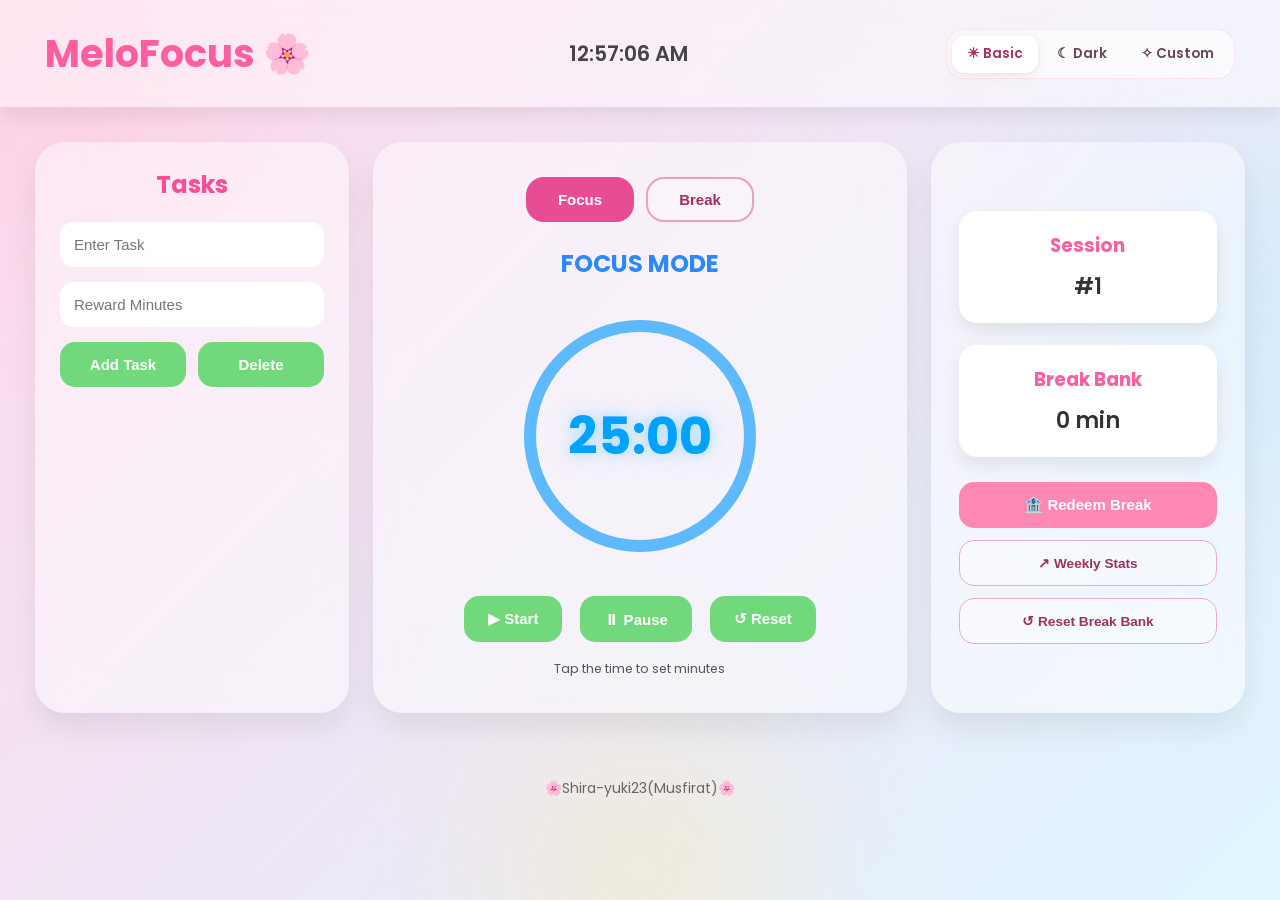
<file: index.html>
<!DOCTYPE html>
<html lang="en">

<head>
    <meta charset="UTF-8">
    <meta name="viewport" content="width=device-width, initial-scale=1.0">
    <link rel="manifest" href="manifest.json">
    <link rel="icon" type="image/png" sizes="192x192" href="icons/icon-192.png">
    <meta name="theme-color" content="#4ade80">
    <title>MeloFocus</title>

    <!-- Google Font -->
    <link rel="preconnect" href="https://fonts.googleapis.com">
    <link rel="preconnect" href="https://fonts.gstatic.com" crossorigin>

    <link href="https://fonts.googleapis.com/css2?family=Poppins:wght@300;400;500;600;700&display=swap"
        rel="stylesheet">

    <script src="theme.js"></script>
    <link rel="stylesheet" href="style.css">
</head>

<body>

    <!-- Floating Background -->
    <div class="background">
        <div class="blob blob1"></div>
        <div class="blob blob2"></div>
        <div class="blob blob3"></div>
    </div>

    <!-- Header -->

    <header>

        <h1>MeloFocus 🌸</h1>

        <div id="currentTime">
            00:00:00
        </div>

        <div class="appearance-controls">
        <div class="theme-switch" role="group" aria-label="Appearance">
            <button type="button" data-theme-choice="basic" aria-pressed="true">☀ Basic</button>
            <button type="button" data-theme-choice="dark" aria-pressed="false">☾ Dark</button>
            <button type="button" data-theme-choice="custom" aria-pressed="false">✧ Custom</button>
        </div>
        <label id="customBackgroundPicker" class="scenery-select" hidden>
            <span>Scenery</span>
            <select id="backgroundChoices" aria-label="Choose scenery"></select>
        </label>
        </div>
    </header>


<main>

        <!-- ===================== -->
        <!-- LEFT PANEL -->
        <!-- ===================== -->

        <aside class="left-panel">

            <h2>Tasks</h2>

            <input
                type="text"
                id="taskInput"
                placeholder="Enter Task">

            <input
                type="number"
                id="rewardInput"
                placeholder="Reward Minutes">

            <div class="task-buttons">

                <button id="addTaskBtn">
                    Add Task
                </button>

                <button id="deleteTaskBtn">
                    Delete
                </button>

            </div>

            <ul id="taskList">

            </ul>

        </aside>



        <!-- ===================== -->
        <!-- TIMER -->
        <!-- ===================== -->

        <section class="timer-panel">
            <div class="mode-switch" role="group" aria-label="Timer mode">
                <button id="focusModeBtn" type="button" aria-pressed="true">Focus</button>
                <button id="breakModeBtn" type="button" aria-pressed="false">Break</button>
            </div>

            <h2 id="modeLabel">
                FOCUS MODE
            </h2>


            <div class="timer-circle">

                <svg width="260" height="260">

                    <circle
                        cx="130"
                        cy="130"
                        r="110"
                        class="bg-circle">
                    </circle>

                    <circle
                        cx="130"
                        cy="130"
                        r="110"
                        class="progress-circle"
                        id="progressCircle">
                    </circle>

                </svg>

                <input class="timer-text" id="timer" type="text" inputmode="numeric" value="25:00" aria-label="Timer duration in minutes. Select Focus or Break, then edit here." autocomplete="off" spellcheck="false">

            </div>



            <div class="timer-buttons">

                <button id="startBtn">
                    ▶ Start
                </button>

                <button id="pauseBtn">
                    ⏸ Pause
                </button>

                <button id="resetBtn">
                    ↺ Reset
                </button>

            </div>



            <p class="timer-edit-hint" id="timerEditHint">Tap the time to set minutes</p>
            <input type="hidden" id="focusMinutes" value="25">
            <input type="hidden" id="breakMinutes" value="5">

        </section>

        <section class="progress-panel" aria-label="Session and break bank">
            <div class="stats">

                <div class="card">

                    <h3>

                        Session

                    </h3>

                    <p id="sessionCount">

                        #1

                    </p>

                </div>


                <div class="card">

                    <h3>

                        Break Bank

                    </h3>

                    <p id="breakBank">

                        0 min

                    </p>

                </div>

            </div>


            <button
                id="redeemBtn"
                class="redeem">

                🏦 Redeem Break

            </button>
            <button id="weeklyStatsBtn" type="button" class="reset-bank">↗ Weekly Stats</button>
            <p id="historyNotice" role="status" hidden>History could not be saved. Browser storage may be full.</p>
            <button id="resetBankBtn" type="button" class="reset-bank">↺ Reset Break Bank</button>

        </section>

    </main>



    <!-- ========================== -->
    <!-- BREAK POPUP -->
    <!-- ========================== -->

    <div
        id="popupOverlay"
        class="hidden">

        <div class="popup">

            <h2>

                🌸 Session Complete

            </h2>

            <p>

                Would you like to take a break?

                <span id="breakDecisionCountdown" style="display: block; font-size: 0.85em; margin-top: 8px;">Focus starts automatically in 20 seconds.</span>

            </p>

            <div class="popup-buttons">

                <button
                    id="takeBreak">

                    Yes

                </button>

                <button
                    id="skipBreak">

                    Skip & Earn

                </button>

            </div>

        </div>

    </div>



    <!-- ========================== -->
    <!-- REDEEM POPUP -->
    <!-- ========================== -->

    <div
        id="redeemOverlay"
        class="hidden">

        <div class="popup">

            <h2>

                Redeem Break 🌸

            </h2>

            <p>

                How many minutes?

            </p>

            <input
                type="number"
                id="redeemMinutes"
                value="5"
                min="1">

            <div class="popup-buttons">

                <button
                    id="confirmRedeem">

                    Start Break

                </button>

                <button
                    id="cancelRedeem">

                    Cancel

                </button>

            </div>

        </div>

    </div>



    <!-- ========================== -->
    <!-- FOOTER -->
    <!-- ========================== -->

    <footer>

         🌸Shira-yuki23(Musfirat)🌸

    </footer>


    <script src="stats-tracker.js"></script>
    <script src="script.js"></script>

</body>

</html>
</file>
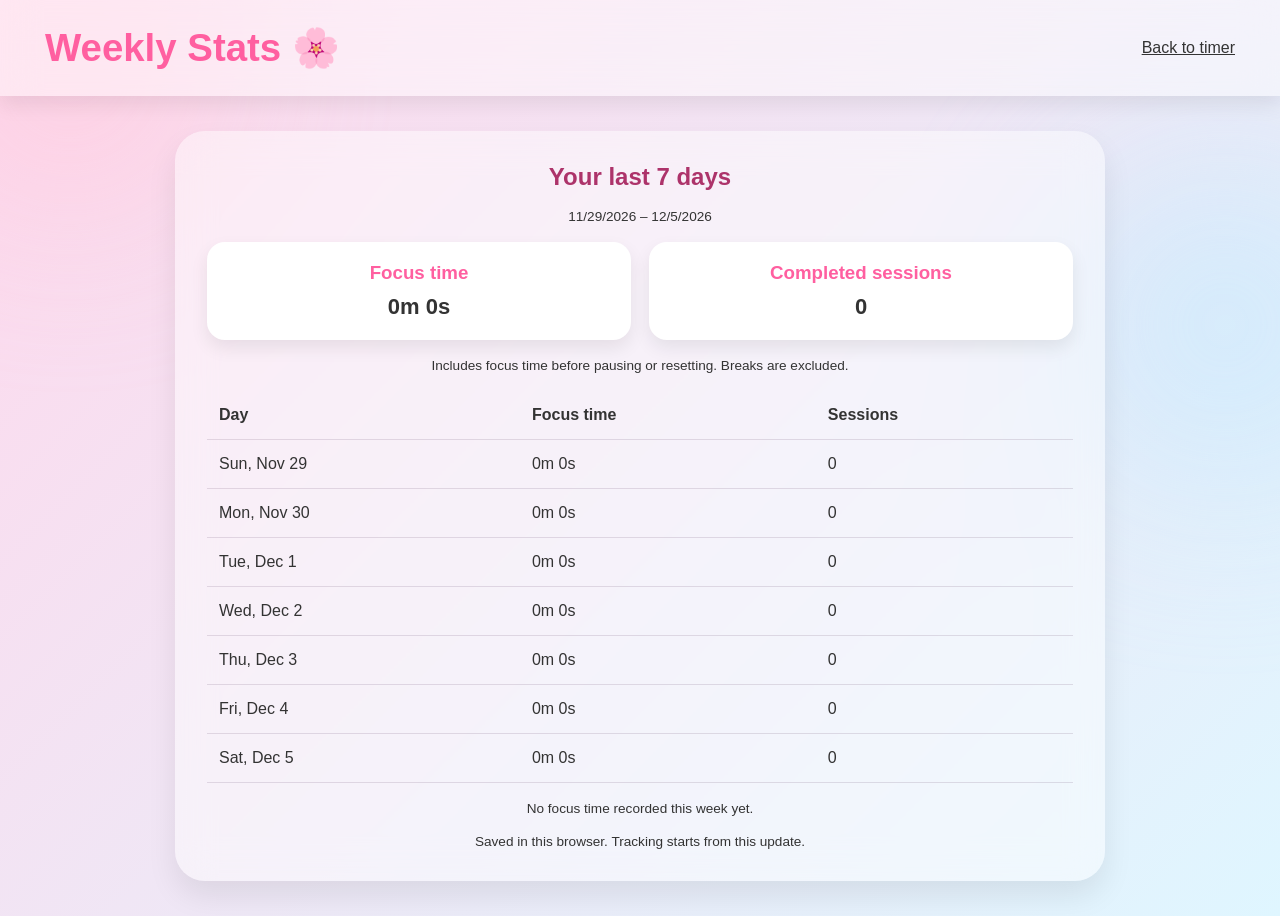
<file: stats.html>
<!DOCTYPE html>
<html lang="en">
<head>
<meta charset="UTF-8"><meta name="viewport" content="width=device-width,initial-scale=1">
<meta name="theme-color" content="#ffd8ec"><title>Weekly Stats · MeloFocus</title>
<link rel="icon" href="icons/icon-192.png"><script src="theme.js"></script>
<link rel="stylesheet" href="style.css"><link rel="stylesheet" href="stats.css">
</head>
<body class="stats-page">
<div class="background"><div class="blob blob1"></div><div class="blob blob2"></div></div>
<header><h1>Weekly Stats 🌸</h1><a href="index.html">Back to timer</a></header>
<main>
<section class="progress-panel weekly-panel">
<h2>Your last 7 days</h2><p id="weekRange"></p>
<div class="weekly-totals"><div class="card"><h3>Focus time</h3><p id="totalFocus">0m</p></div>
<div class="card"><h3>Completed sessions</h3><p id="totalSessions">0</p></div></div>
<p class="stats-note">Includes focus time before pausing or resetting. Breaks are excluded.</p>
<div class="stats-table-wrap"><table><thead><tr><th scope="col">Day</th><th scope="col">Focus time</th><th scope="col">Sessions</th></tr></thead><tbody id="dailyStats"></tbody></table></div>
<p id="statsMessage" role="status"></p><p class="stats-note">Saved in this browser. Tracking starts from this update.</p>
</section>
</main><script src="stats.js"></script>
</body></html>
</file>
<file: style.css>
/* ===================================
   MELOFOCUS
   STYLE.CSS
   PART 2A
=================================== */

*{
    margin:0;
    padding:0;
    box-sizing:border-box;
}

body{

    font-family:'Poppins',sans-serif;

    background:linear-gradient(135deg,#ffd8ec,#dff6ff);

    min-height:100vh;

    overflow-x:hidden;

    color:#333;
}


/* ===============================
   Floating Background
================================ */

.background{

    position:fixed;

    inset:0;

    z-index:-2;

    overflow:hidden;
}

.blob{

    position:absolute;

    border-radius:50%;

    filter:blur(90px);

    opacity:.45;

    animation:float 15s ease-in-out infinite;
}

.blob1{

    width:300px;

    height:300px;

    background:#ffc6d9;

    top:-80px;

    left:-80px;
}

.blob2{

    width:350px;

    height:350px;

    background:#bde9ff;

    right:-120px;

    top:150px;

    animation-delay:3s;
}

.blob3{

    width:260px;

    height:260px;

    background:#ffe9a8;

    bottom:-100px;

    left:40%;

    animation-delay:6s;
}

@keyframes float{

    0%{

        transform:translateY(0px)
                  translateX(0px);
    }

    50%{

        transform:translateY(-35px)
                  translateX(25px);
    }

    100%{

        transform:translateY(0px)
                  translateX(0px);
    }

}



/* ===============================
 Header
================================ */

header{

    display:flex;

    justify-content:space-between;

    align-items:center;

    padding:25px 45px;

    background:rgba(255,255,255,.45);

    backdrop-filter:blur(18px);

    box-shadow:0 8px 20px rgba(0,0,0,.08);
}

header h1{

    font-size:2.4rem;

    color:#ff5fa0;
}

#currentTime{

    font-size:1.3rem;

    font-weight:600;

    color:#444;
}


/* ===============================
 Layout
================================ */

main{

    display:grid;

    grid-template-columns:330px 1fr;

    gap:35px;

    padding:35px;

}


/* ===============================
 Left Panel
================================ */

.left-panel{

    background:rgba(255,255,255,.45);

    backdrop-filter:blur(18px);

    border-radius:30px;

    padding:25px;

    box-shadow:0 15px 30px rgba(0,0,0,.08);

}

.left-panel h2{

    text-align:center;

    color:#ff4d94;

    margin-bottom:20px;
}

.left-panel input{

    width:100%;

    padding:14px;

    margin-bottom:15px;

    border:none;

    border-radius:14px;

    background:white;

    font-size:15px;

    outline:none;
}

.task-buttons{

    display:flex;

    gap:12px;

    margin-bottom:20px;
}

.task-buttons button{

    flex:1;
}


/* ===============================
 Task List
================================ */

#taskList{

    list-style:none;

    display:flex;

    flex-direction:column;

    gap:12px;

    max-height:470px;

    overflow-y:auto;
}

#taskList li{

    background:white;

    border-radius:15px;

    padding:14px;

    display:flex;

    justify-content:space-between;

    align-items:center;

    box-shadow:0 5px 15px rgba(0,0,0,.08);

    transition:.3s;
}

#taskList li:hover{

    transform:translateY(-3px);
}


/* ===============================
 Timer Panel
================================ */

.timer-panel{

    background:rgba(255,255,255,.45);

    backdrop-filter:blur(18px);

    border-radius:30px;

    padding:35px;

    display:flex;

    flex-direction:column;

    align-items:center;

    box-shadow:0 15px 30px rgba(0,0,0,.08);

}

#modeLabel{

    color:#2b89ff;

    margin-bottom:25px;

    font-size:1.5rem;
}


/* ===============================
 Timer Circle
================================ */

.timer-circle{

    position:relative;

    width:260px;

    height:260px;

    margin-bottom:30px;
}

.timer-circle svg{

    transform:rotate(-90deg);
}

.bg-circle{

    fill:none;

    stroke:#ececec;

    stroke-width:12;
}

.progress-circle{

    fill:none;

    stroke:#5fb9ff;

    stroke-width:12;

    stroke-linecap:round;

    stroke-dasharray:691;

    stroke-dashoffset:0;

    transition:stroke-dashoffset .8s linear;
}

.timer-text{

    position:absolute;

    inset:0;

    display:flex;

    justify-content:center;

    align-items:center;

    font-size:3.2rem;

    font-weight:700;

    color:#00a2ff;
}


/* ===============================
 Buttons
================================ */

button{

    cursor:pointer;

    border:none;

    border-radius:15px;

    padding:14px 24px;

    font-size:15px;

    font-weight:600;

    transition:.3s;
}

button:hover{

    transform:translateY(-3px);

    box-shadow:0 8px 18px rgba(0,0,0,.15);
}

.timer-buttons{

    display:flex;

    gap:18px;

    margin-bottom:30px;
}

.timer-buttons button{

    background:#71d97c;

    color:white;
}

.task-buttons button{

    background:#71d97c;

    color:white;
}

.redeem{

    background:#ff87b4;

    color:white;

    margin-top:25px;

    width:220px;
}


/* ===============================
 Settings
================================ */

.settings{

    display:flex;

    gap:45px;

    margin-bottom:30px;
}

.setting-box{

    text-align:center;
}

.setting-box label{

    display:block;

    margin-bottom:10px;

    font-weight:600;
}

.setting-box input{

    width:90px;

    padding:10px;

    border:none;

    border-radius:12px;

    text-align:center;

    font-size:18px;
}


/* ===============================
 Stats
================================ */

.stats{

    display:flex;

    gap:25px;

    margin-top:10px;
}

.card{

    width:180px;

    background:white;

    border-radius:18px;

    padding:20px;

    text-align:center;

    box-shadow:0 8px 18px rgba(0,0,0,.08);
}

.card h3{

    color:#ff5fa0;

    margin-bottom:10px;
}

.card p{

    font-size:22px;

    font-weight:600;
}


/* ===============================
 Footer
================================ */

footer{

    text-align:center;

    padding:30px;

    color:#666;

    font-size:14px;
}
/* ===================================
   MELOFOCUS
   STYLE.CSS
   PART 2B
=================================== */


/* ===============================
   Hidden Utility
================================ */

.hidden{
    display:none;
}


/* ===============================
   Popup Overlay
================================ */

#popupOverlay,
#redeemOverlay{

    position:fixed;

    inset:0;

    background:rgba(0,0,0,.45);

    display:flex;

    justify-content:center;

    align-items:center;

    z-index:1000;

    animation:fadeIn .3s;
}


/* when JS adds .hidden */

#popupOverlay.hidden,
#redeemOverlay.hidden{

    display:none;
}


.popup{

    width:360px;

    background:white;

    border-radius:25px;

    padding:35px;

    text-align:center;

    box-shadow:0 20px 40px rgba(0,0,0,.18);

    animation:popup .35s ease;
}

.popup h2{

    color:#ff5fa0;

    margin-bottom:18px;
}

.popup p{

    margin-bottom:20px;

    color:#555;
}

.popup input{

    width:100%;

    padding:14px;

    border:none;

    border-radius:14px;

    background:#f3f6fb;

    text-align:center;

    font-size:18px;

    margin-bottom:20px;

    outline:none;
}

.popup-buttons{

    display:flex;

    gap:12px;
}

.popup-buttons button{

    flex:1;

    background:#71d97c;

    color:white;
}

.popup-buttons button:last-child{

    background:#ff8cb5;
}



/* ===============================
   Task Items
================================ */

.task-item{

    display:flex;

    align-items:center;

    gap:12px;
}

.task-item input[type="checkbox"]{

    width:20px;

    height:20px;

    accent-color:#6dcf79;

    cursor:pointer;
}

.task-name{

    font-weight:500;
}

.reward{

    color:#ff5fa0;

    font-size:14px;

    font-weight:600;
}



/* ===============================
   Scrollbar
================================ */

#taskList::-webkit-scrollbar{

    width:8px;
}

#taskList::-webkit-scrollbar-thumb{

    background:#ffd1e3;

    border-radius:20px;
}

#taskList::-webkit-scrollbar-track{

    background:transparent;
}



/* ===============================
   Inputs
================================ */

input{

    transition:.25s;
}

input:focus{

    box-shadow:0 0 0 3px rgba(126,192,255,.35);
}



/* ===============================
   Button Effects
================================ */

button:active{

    transform:scale(.96);
}

button:hover{

    filter:brightness(1.05);
}



/* ===============================
   Card Hover
================================ */

.card{

    transition:.3s;
}

.card:hover{

    transform:translateY(-6px);

    box-shadow:0 15px 30px rgba(0,0,0,.12);
}



/* ===============================
   Timer Glow
================================ */

.timer-text{

    text-shadow:

    0 0 10px rgba(0,180,255,.20),

    0 0 20px rgba(0,180,255,.18),

    0 0 40px rgba(0,180,255,.12);
}



/* ===============================
   Header Animation
================================ */

header h1{

    animation:fadeDown .8s;
}



/* ===============================
   Animations
================================ */

@keyframes popup{

    from{

        opacity:0;

        transform:translateY(35px) scale(.9);
    }

    to{

        opacity:1;

        transform:translateY(0) scale(1);
    }
}

@keyframes fadeIn{

    from{

        opacity:0;
    }

    to{

        opacity:1;
    }
}

@keyframes fadeDown{

    from{

        opacity:0;

        transform:translateY(-20px);
    }

    to{

        opacity:1;

        transform:translateY(0);
    }
}



/* ===============================
   Responsive
================================ */

@media(max-width:1000px){

    main{

        grid-template-columns:1fr;
    }

    .left-panel{

        order:2;
    }

    .timer-panel{

        order:1;
    }

    .stats{

        flex-direction:column;

        align-items:center;
    }

    .settings{

        flex-direction:column;

        gap:20px;
    }

    .timer-buttons{

        flex-wrap:wrap;

        justify-content:center;
    }

}



@media(max-width:650px){

    header{

        flex-direction:column;

        gap:15px;

        text-align:center;
    }

    .timer-circle{

        width:220px;

        height:220px;
    }

    .timer-circle svg{

        width:220px;

        height:220px;
    }

    .timer-text{

        font-size:2.5rem;
    }

    .popup{

        width:90%;
    }

    .card{

        width:100%;
    }

    .redeem{

        width:100%;
    }

    .timer-buttons button{

        width:100%;
    }

}



/* ===============================
   Nice Selection
================================ */

::selection{

    background:#ffc6df;

    color:#333;
}

/* Appearance: Basic keeps the original palette. */
.theme-switch { display: inline-flex; gap: 4px; padding: 5px; border-radius: 18px;
    background: rgba(255,255,255,.6); border: 1px solid rgba(255,95,160,.16); }
.theme-switch button { padding: 9px 15px; border-radius: 13px; background: transparent;
    color: #67485a; font: inherit; font-size: .85rem; font-weight: 600; }
.theme-switch button[aria-pressed="true"] { background: #fff; color: #a92e62;
    box-shadow: 0 2px 8px rgba(100,30,65,.12); }
.theme-switch button:hover { transform: none; }
button:focus-visible { outline: 3px solid #60b9ee; outline-offset: 3px; }
html[data-theme="dark"] { color-scheme: dark; --bank-text: #e9eaf1; --bank-negative: #ff9ba8; }
html[data-theme="dark"] body { background: linear-gradient(135deg,#10131c,#1a1b29); color: #e9eaf1; }
html[data-theme="dark"] .blob { opacity: .13; }
html[data-theme="dark"] .blob1 { background: #b2507c; }
html[data-theme="dark"] .blob2 { background: #4778a5; }
html[data-theme="dark"] .blob3 { background: #7b638b; }
html[data-theme="dark"] header { background: rgba(18,21,30,.88); box-shadow: 0 8px 24px rgba(0,0,0,.2); }
html[data-theme="dark"] header h1,
html[data-theme="dark"] .left-panel h2,
html[data-theme="dark"] .card h3,
html[data-theme="dark"] .popup h2 { color: #ffadd0; }
html[data-theme="dark"] #currentTime { color: #d8d9e6; }
html[data-theme="dark"] .left-panel,
html[data-theme="dark"] .timer-panel { background: rgba(30,33,47,.88); box-shadow: 0 15px 30px rgba(0,0,0,.22);
    border: 1px solid rgba(193,201,231,.09); }
html[data-theme="dark"] .left-panel input,
html[data-theme="dark"] .setting-box input,
html[data-theme="dark"] .popup input { background: #141923; color: #f1eff8; border: 1px solid #41495d; }
html[data-theme="dark"] input::placeholder { color: #a9adbf; opacity: 1; }
html[data-theme="dark"] input:focus { box-shadow: 0 0 0 3px rgba(142,200,255,.25); }
html[data-theme="dark"] #taskList li,
html[data-theme="dark"] .card { background: #272c3c; color: #e9eaf1; box-shadow: 0 5px 16px rgba(0,0,0,.16); }
html[data-theme="dark"] #taskList li.selected { outline: 2px solid #e6a1c1; outline-offset: -2px; }
html[data-theme="dark"] .reward { color: #ffadd0; }
html[data-theme="dark"] #modeLabel { color: #a7cfff; }
html[data-theme="dark"] .timer-text { color: #b4d9ff; text-shadow: 0 0 25px rgba(125,184,255,.15); }
html[data-theme="dark"] .bg-circle { stroke: #343b50; }
html[data-theme="dark"] .progress-circle { stroke: #9bcaff; }
html[data-theme="dark"] .timer-buttons button,
html[data-theme="dark"] .task-buttons button,
html[data-theme="dark"] .popup-buttons button { background: #9bd8ba; color: #14281f; }
html[data-theme="dark"] .redeem,
html[data-theme="dark"] .popup-buttons button:last-child { background: #e8acca; color: #34202d; }
html[data-theme="dark"] #popupOverlay,
html[data-theme="dark"] #redeemOverlay { background: rgba(5,8,15,.78); }
html[data-theme="dark"] .popup { background: #222737; border: 1px solid #41495d; box-shadow: 0 20px 60px rgba(0,0,0,.45); }
html[data-theme="dark"] .popup p,
html[data-theme="dark"] footer { color: #bac0d2; }
html[data-theme="dark"] #taskList::-webkit-scrollbar-thumb { background: #675267; }
html[data-theme="dark"] .theme-switch { background: #1c2130; border-color: #41495d; }
html[data-theme="dark"] .theme-switch button { color: #bac0d2; }
html[data-theme="dark"] .theme-switch button[aria-pressed="true"] { background: #3b3146; color: #ffd1e5; box-shadow: none; }
html[data-theme="dark"] ::selection { background: #71516b; color: #fff; }
@media (min-width:651px) and (max-width:950px) { header { flex-wrap: wrap; gap: 18px; } }
@media (prefers-reduced-motion: reduce) { .blob { animation: none; } }
/* Custom scenery uses the Basic palette with white glass. */
html[data-theme="custom"] { color-scheme: light; }
html[data-theme="custom"] .background {
    background-color: #d9e3ec;
    background-image: var(--custom-background);
    background-size: cover; background-position: center; background-repeat: no-repeat;
}
html[data-theme="custom"] .blob { display: none; }
html[data-theme="custom"] header { background: rgba(255,255,255,.48); }
html[data-theme="custom"] .left-panel,
html[data-theme="custom"] .timer-panel { background: rgba(255,255,255,.38);
    border: 1px solid rgba(255,255,255,.55); backdrop-filter: blur(12px); }
html[data-theme="custom"] .card,
html[data-theme="custom"] #taskList li { background: rgba(255,255,255,.65); }
html[data-theme="custom"] .left-panel input,
html[data-theme="custom"] .setting-box input { background: rgba(255,255,255,.78); }
html[data-theme="custom"] .popup { background: rgba(255,255,255,.88); backdrop-filter: blur(16px); }
html[data-theme="custom"] footer { color: #333; background: rgba(255,255,255,.38); backdrop-filter: blur(10px); }
.appearance-controls { display: flex; flex-direction: column; align-items: flex-end; gap: 8px; }
.scenery-select { display: flex; align-items: center; gap: 10px; font-size: .85rem; color: #483345; }
.scenery-select[hidden] { display: none; }
.scenery-select select { max-width: 210px; padding: 9px 32px 9px 13px; font: inherit;
    color: #483345; background: rgba(255,255,255,.75); border: 1px solid rgba(255,255,255,.8); border-radius: 12px; }
.scenery-select select:focus-visible { outline: 3px solid #60b9ee; outline-offset: 2px; }
@media(max-width:950px) { header { flex-wrap: wrap; gap: 16px; } }
@media(max-width:650px) { .appearance-controls { align-items: center; } .theme-switch button { padding: 9px 12px; } }
/* Three independent glass panels: tasks, timer, progress. */
main { grid-template-columns: minmax(230px,1fr) minmax(360px,1.7fr) minmax(230px,1fr); align-items: stretch; gap: 24px; }
.progress-panel { background: rgba(255,255,255,.45); backdrop-filter: blur(18px);
    border-radius: 30px; padding: 28px; box-shadow: 0 15px 30px rgba(0,0,0,.08);
    display: flex; flex-direction: column; align-items: center; justify-content: center; }
.progress-panel .stats { flex-direction: column; width: 100%; margin-top: 0; gap: 22px; }
.progress-panel .card { width: 100%; }
.progress-panel .redeem { width: 100%; }
.timer-panel .settings { margin-bottom: 0; }
html[data-theme="dark"] .progress-panel { background: rgba(30,33,47,.88);
    box-shadow: 0 15px 30px rgba(0,0,0,.22); border: 1px solid rgba(193,201,231,.09); }
html[data-theme="custom"] .progress-panel { background: rgba(255,255,255,.38);
    border: 1px solid rgba(255,255,255,.55); backdrop-filter: blur(12px); }
@media(max-width:1000px) {
    main { grid-template-columns: minmax(0,1fr); }
    .progress-panel .stats { flex-direction: row; }
    .progress-panel .card { flex: 1; min-width: 0; }
    .progress-panel .redeem { max-width: 280px; }
}
@media(max-width:420px) { main { padding: 20px; } .progress-panel { padding: 22px; } .progress-panel .stats { gap: 12px; } }
/* Focus / Break controls */
.mode-switch { display: flex; justify-content: center; gap: 12px; margin-bottom: 24px; width: 100%; }
.mode-switch button { min-width: 108px; padding: 12px 22px; border: 2px solid #ed9fc2;
    background: rgba(255,255,255,.24); color: #a02c61; border-radius: 18px; }
.mode-switch button[aria-pressed="true"] { background: #e74d94; border-color: #e74d94; color: white; }
.reset-bank { width: 100%; margin-top: 12px; background: rgba(255,255,255,.35);
    color: #9c315f; border: 1px solid #e9aac5; font-size: .85rem; }
html[data-theme="dark"] .mode-switch button { border-color: #be85a9; color: #ffd0e5; background: transparent; }
html[data-theme="dark"] .mode-switch button[aria-pressed="true"] { background: #e8acca; border-color: #e8acca; color: #34202d; }
html[data-theme="dark"] .reset-bank { background: transparent; color: #ffc1dc; border-color: #91677f; }
@media(max-width:1000px) { .progress-panel .reset-bank { max-width: 280px; } }
@media(max-width:420px) { .mode-switch { gap: 8px; } .mode-switch button { min-width: 0; flex: 1; padding: 11px 14px; } }
/* Editable time, without an extra input box. */
input.timer-text { width: 100%; height: 100%; padding: 0; border: 0; border-radius: 50%;
    background: transparent; text-align: center; font-family: inherit; cursor: text; }
input.timer-text:focus { outline: none; box-shadow: inset 0 0 0 2px rgba(230,99,154,.35); }
.timer-edit-hint { font-size: .78rem; text-align: center; color: #555; margin-top: -12px; }
html[data-theme="dark"] .timer-edit-hint { color: #bac0d2; }
html[data-theme="custom"] #modeLabel {
   color: #b6027d;
}

html[data-theme="custom"] .timer-text {
   color: #f3f5f6;
   text-shadow:
      0 0 10px rgba(9, 174, 239, 0.944),
      0 0 20px rgba(0, 126, 244, 0.436),
      0 0 40px rgba(9, 154, 244, 0.12);
}

html[data-theme="custom"] .progress-circle {
   stroke: #8cd9ff;
}
html[data-theme="custom"] .bg-circle { stroke: rgba(255,255,255,.55); }
/* Consistent hover colours across every theme and button variant. */
html[data-theme] body button:not(:disabled):hover {
    background: #000;
    color: #fff;
    border-color: #000;
    filter: none;
}
.weekly-stats-screen { position: fixed; inset: 0; width: 100%; height: 100dvh;
    border: 0; z-index: 2000; background: #fce8f1; }
.weekly-stats-screen[hidden] { display: none; }
body.viewing-stats { overflow: hidden; }
</file>
<file: stats.css>
.stats-page main { display:block; max-width:1000px; margin:auto; }
.weekly-panel { gap:18px; padding:32px; }
.weekly-panel h2 { color:#ad336a; }
.weekly-totals { display:flex; gap:18px; width:100%; }
.weekly-totals .card { flex:1; width:auto; }
.stats-table-wrap { width:100%; overflow:auto; }
table { width:100%; border-collapse:collapse; text-align:left; }
th,td { padding:15px 12px; border-bottom:1px solid rgba(125,100,130,.2); }
.stats-note,#weekRange,#statsMessage { font-size:.85rem; text-align:center; }
.stats-page header a { color:inherit; }
html[data-theme="dark"] .weekly-panel h2 { color:#ffadd0; }
@media(max-width:600px) { .weekly-panel { padding:20px 12px; } .weekly-totals { flex-direction:column; } th,td { padding:12px 7px; } }
</file>
